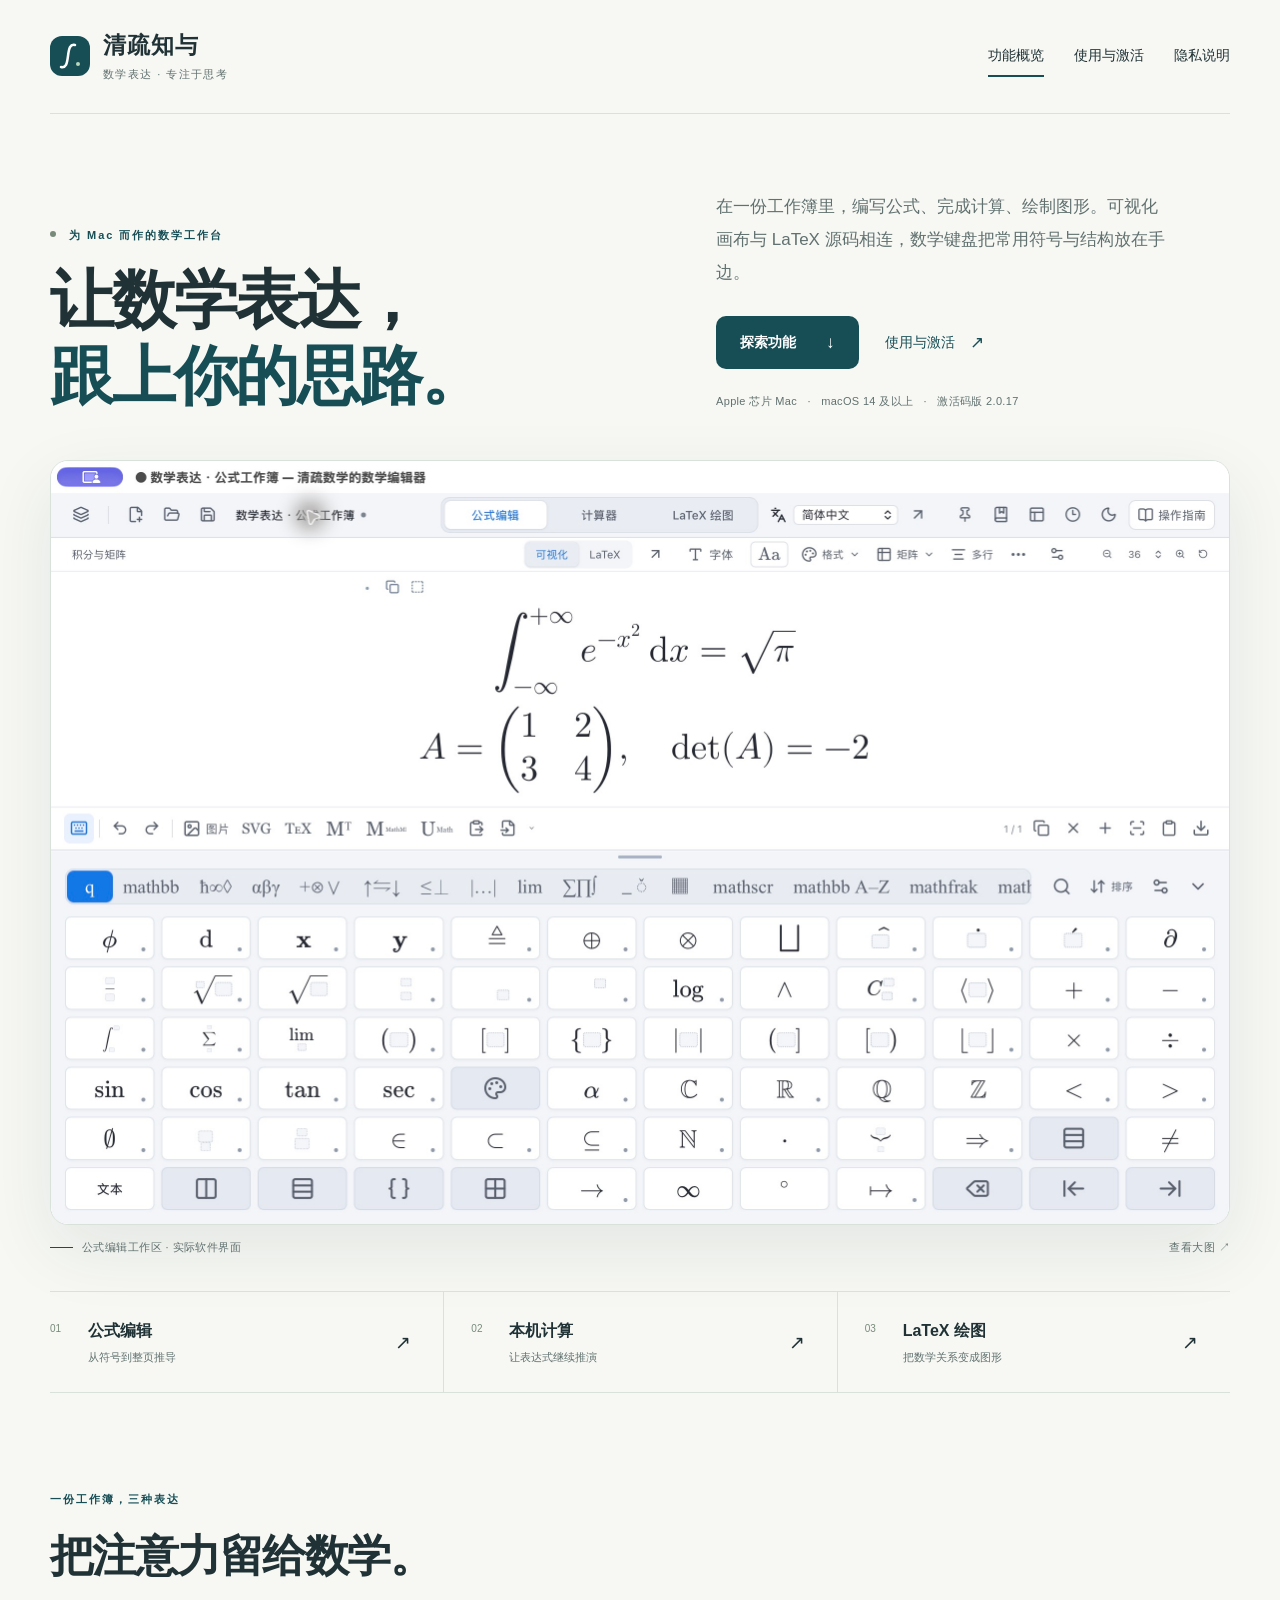
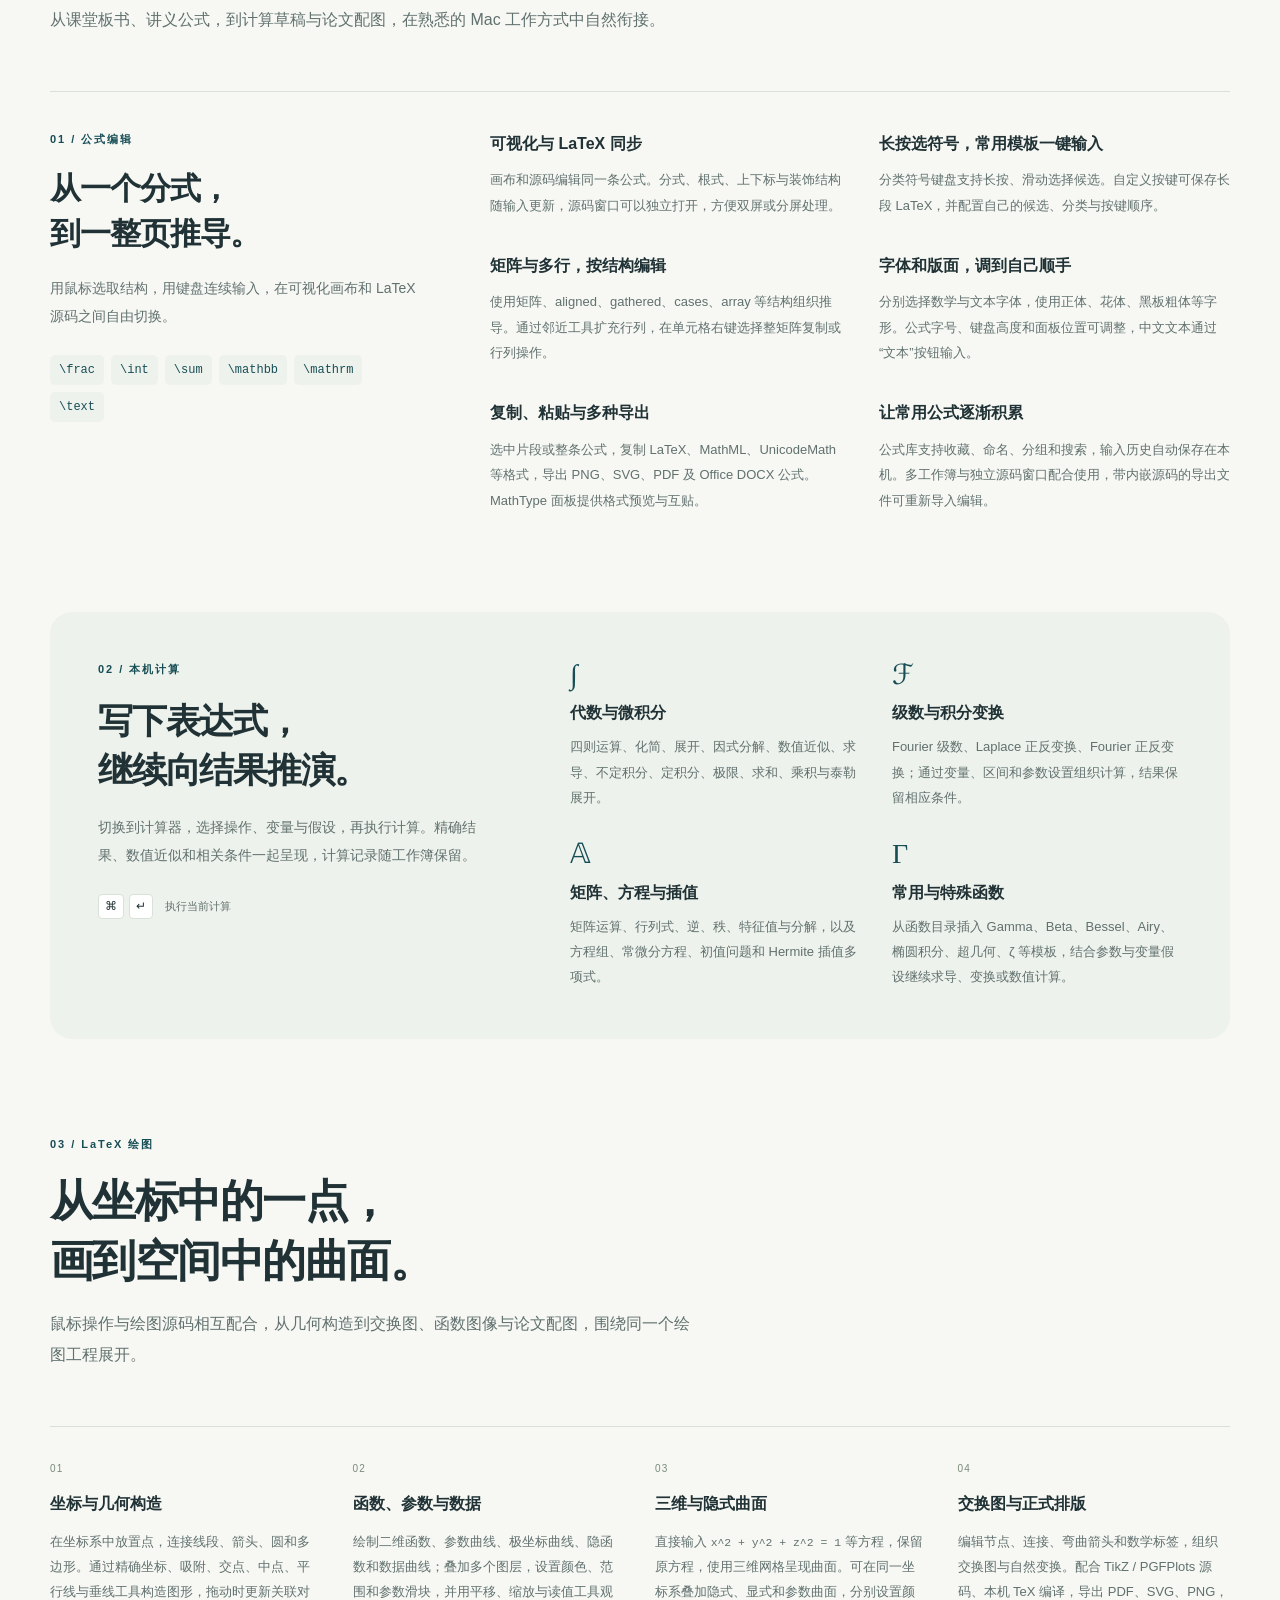
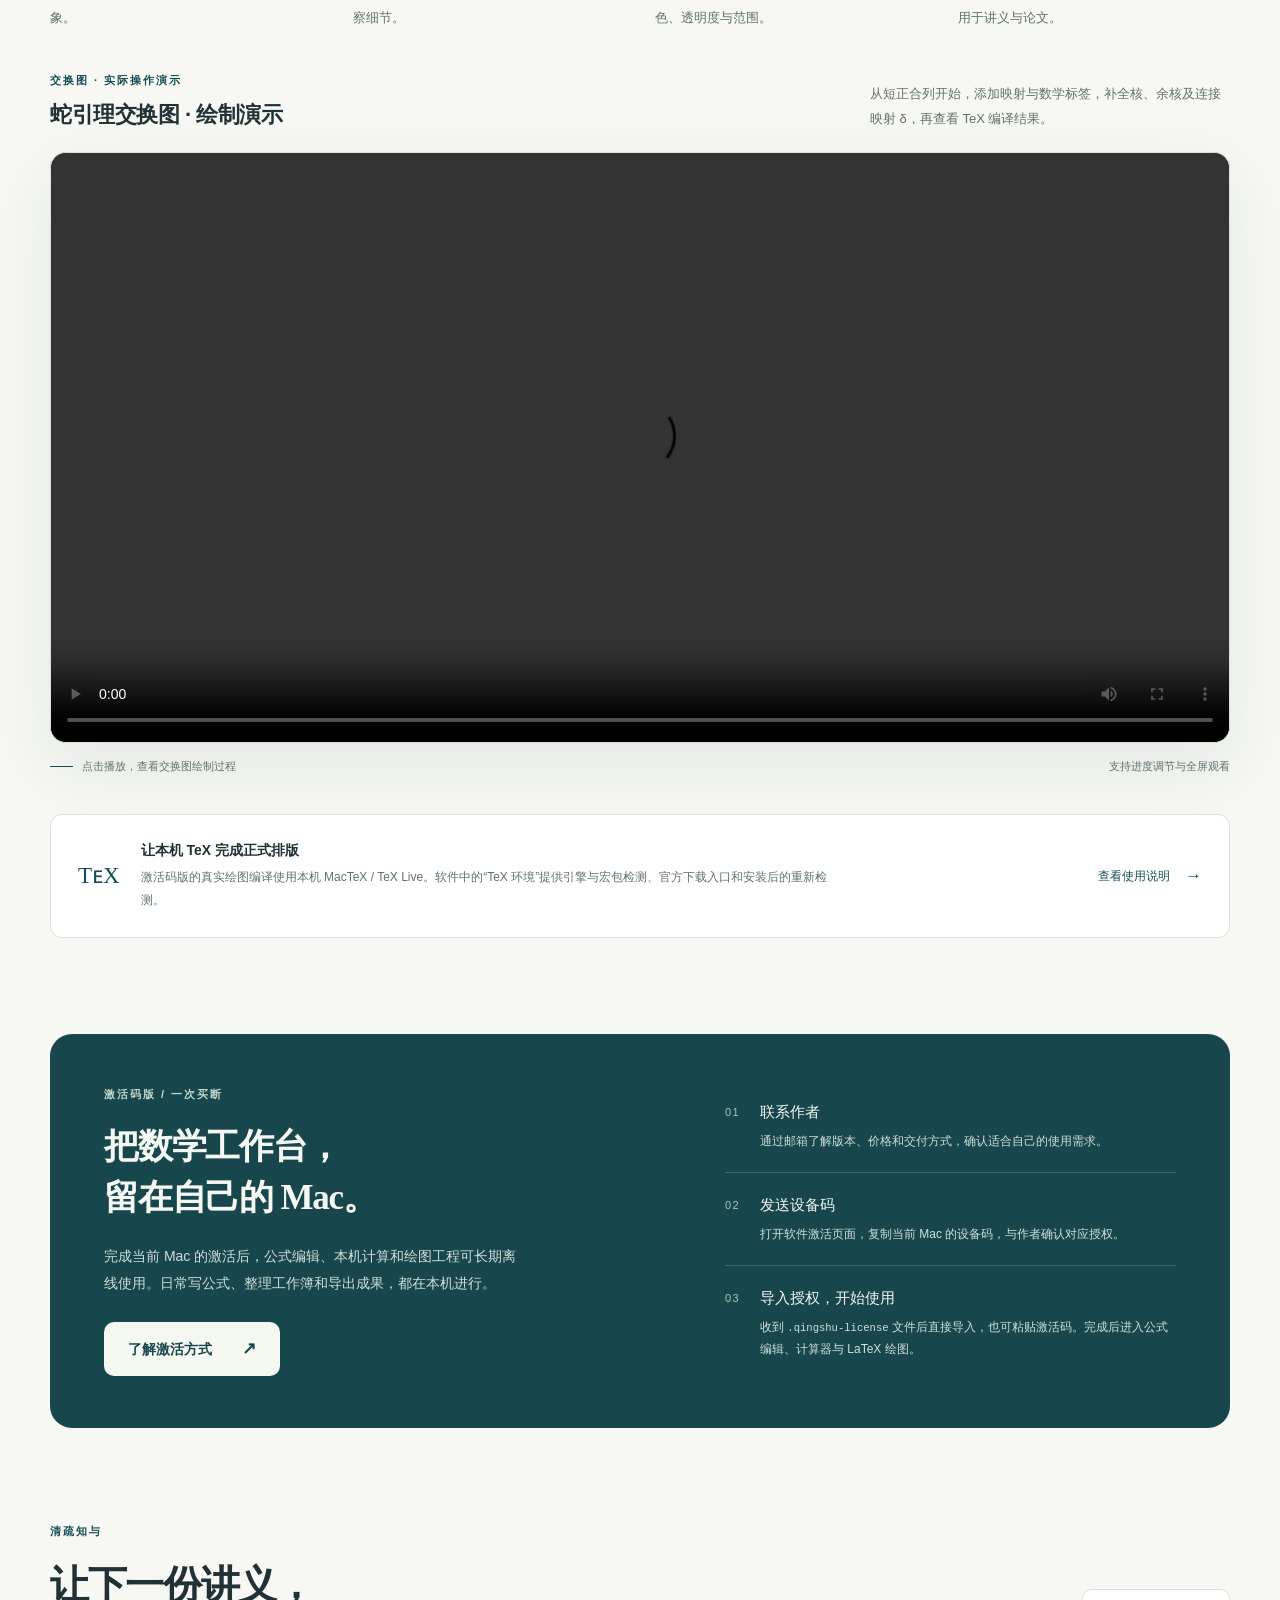
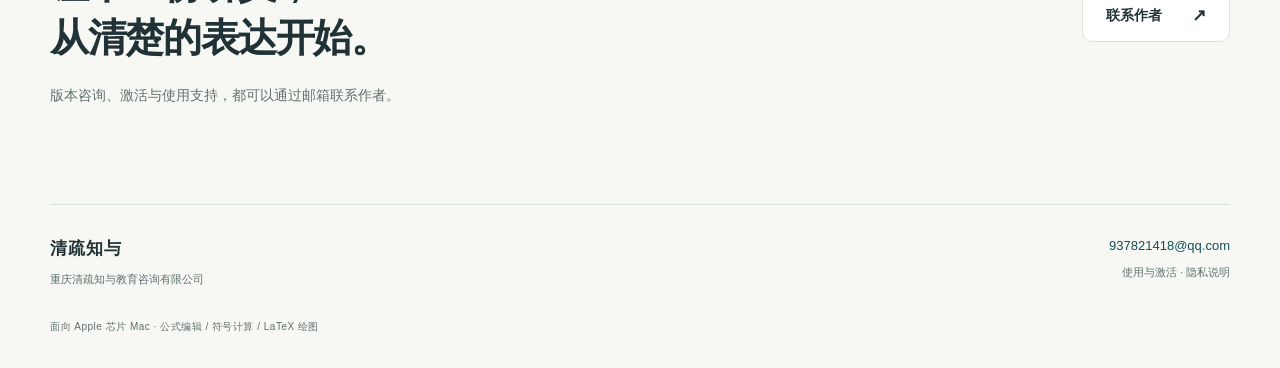
<file: index.html>
<!doctype html>
<html lang="zh-Hans">
<head>
<meta charset="utf-8">
<meta name="viewport" content="width=device-width,initial-scale=1">
<meta name="description" content="清疏知与，为 Apple 芯片 Mac 打造的数学工作台。可视化公式与 LaTeX 同步编辑，配合本机符号计算、二维三维绘图、长按符号键盘和一次买断激活。">
<meta name="color-scheme" content="light dark">
<meta http-equiv="Content-Security-Policy" content="default-src 'none'; style-src 'self'; img-src 'self'; media-src 'self'; base-uri 'none'; form-action 'none'">
<title>清疏知与 · Mac 数学编辑器与数学工作簿</title>
<link rel="icon" type="image/svg+xml" href="assets/mark.svg">
<link rel="stylesheet" href="assets/site.css">
</head>
<body>
<a class="skip-link" href="#main">跳至正文</a>
<div class="site-shell">
<header class="site-header">
<a class="brand" href="index.html" aria-label="清疏知与，首页"><img src="assets/mark.svg" width="40" height="40" alt=""><span>清疏知与<small>数学表达 · 专注于思考</small></span></a>
<nav aria-label="主导航"><a href="#features" aria-current="page">功能概览</a><a href="support.html">使用与激活</a><a href="privacy.html">隐私说明</a></nav>
</header>
<main id="main">
<section class="hero" aria-labelledby="hero-title">
<div class="hero-intro">
<div><p class="eyebrow"><span class="status-dot" aria-hidden="true"></span> 为 Mac 而作的数学工作台</p><h1 id="hero-title">让数学表达，<br><span>跟上你的思路。</span></h1></div>
<div class="hero-side"><p class="hero-description">在一份工作簿里，编写公式、完成计算、绘制图形。可视化画布与 LaTeX 源码相连，数学键盘把常用符号与结构放在手边。</p><div class="button-row"><a class="button primary" href="#features">探索功能 <span aria-hidden="true">↓</span></a><a class="text-link" href="support.html#activation">使用与激活 <span aria-hidden="true">↗</span></a></div><p class="platform-note">Apple 芯片 Mac <span aria-hidden="true">·</span> macOS 14 及以上 <span aria-hidden="true">·</span> 激活码版 2.0.17</p></div>
</div>
<figure class="product-shot">
<a class="screen-link" href="assets/editor-interface.jpg" aria-label="查看完整软件界面图"><img src="assets/editor-interface.jpg" width="2360" height="1528" alt="数学编辑器的实际运行界面，展示高斯积分、矩阵、可视化公式画布和分类符号键盘" fetchpriority="high"></a>
<figcaption><span><span class="tiny-rule" aria-hidden="true"></span> 公式编辑工作区 · 实际软件界面</span><a href="assets/editor-interface.jpg">查看大图 <span aria-hidden="true">↗</span></a></figcaption>
</figure>
<div class="capability-strip" aria-label="三个工作区">
<a href="#editor"><span>01</span><strong>公式编辑</strong><small>从符号到整页推导</small><b aria-hidden="true">↗</b></a>
<a href="#calculator"><span>02</span><strong>本机计算</strong><small>让表达式继续推演</small><b aria-hidden="true">↗</b></a>
<a href="#drawing"><span>03</span><strong>LaTeX 绘图</strong><small>把数学关系变成图形</small><b aria-hidden="true">↗</b></a>
</div>
</section>

<section class="feature-section" id="features" aria-labelledby="features-title">
<div class="section-heading"><p class="eyebrow">一份工作簿，三种表达</p><h2 id="features-title">把注意力留给数学。</h2><p>从课堂板书、讲义公式，到计算草稿与论文配图，在熟悉的 Mac 工作方式中自然衔接。</p></div>
<div class="feature-block" id="editor">
<div class="feature-intro"><p class="eyebrow">01 / 公式编辑</p><h3>从一个分式，<br>到一整页推导。</h3><p>用鼠标选取结构，用键盘连续输入，在可视化画布和 LaTeX 源码之间自由切换。</p><div class="command-strip" aria-label="常用公式结构"><code>\frac</code><code>\int</code><code>\sum</code><code>\mathbb</code><code>\mathrm</code><code>\text</code></div></div>
<dl class="feature-list">
<div><dt>可视化与 LaTeX 同步</dt><dd>画布和源码编辑同一条公式。分式、根式、上下标与装饰结构随输入更新，源码窗口可以独立打开，方便双屏或分屏处理。</dd></div>
<div><dt>长按选符号，常用模板一键输入</dt><dd>分类符号键盘支持长按、滑动选择候选。自定义按键可保存长段 LaTeX，并配置自己的候选、分类与按键顺序。</dd></div>
<div><dt>矩阵与多行，按结构编辑</dt><dd>使用矩阵、aligned、gathered、cases、array 等结构组织推导。通过邻近工具扩充行列，在单元格右键选择整矩阵复制或行列操作。</dd></div>
<div><dt>字体和版面，调到自己顺手</dt><dd>分别选择数学与文本字体，使用正体、花体、黑板粗体等字形。公式字号、键盘高度和面板位置可调整，中文文本通过“文本”按钮输入。</dd></div>
<div><dt>复制、粘贴与多种导出</dt><dd>选中片段或整条公式，复制 LaTeX、MathML、UnicodeMath 等格式，导出 PNG、SVG、PDF 及 Office DOCX 公式。MathType 面板提供格式预览与互贴。</dd></div>
<div><dt>让常用公式逐渐积累</dt><dd>公式库支持收藏、命名、分组和搜索，输入历史自动保存在本机。多工作簿与独立源码窗口配合使用，带内嵌源码的导出文件可重新导入编辑。</dd></div>
</dl>
</div>
</section>

<section class="calculation-section" id="calculator" aria-labelledby="calculator-title">
<div class="calculation-intro"><p class="eyebrow">02 / 本机计算</p><h2 id="calculator-title">写下表达式，<br>继续向结果推演。</h2><p>切换到计算器，选择操作、变量与假设，再执行计算。精确结果、数值近似和相关条件一起呈现，计算记录随工作簿保留。</p><div class="keyboard-hint"><kbd>⌘</kbd><kbd>↵</kbd><span>执行当前计算</span></div></div>
<div class="calculation-groups">
<article><span class="group-symbol" aria-hidden="true">∫</span><h3>代数与微积分</h3><p>四则运算、化简、展开、因式分解、数值近似、求导、不定积分、定积分、极限、求和、乘积与泰勒展开。</p></article>
<article><span class="group-symbol" aria-hidden="true">ℱ</span><h3>级数与积分变换</h3><p>Fourier 级数、Laplace 正反变换、Fourier 正反变换；通过变量、区间和参数设置组织计算，结果保留相应条件。</p></article>
<article><span class="group-symbol" aria-hidden="true">𝔸</span><h3>矩阵、方程与插值</h3><p>矩阵运算、行列式、逆、秩、特征值与分解，以及方程组、常微分方程、初值问题和 Hermite 插值多项式。</p></article>
<article><span class="group-symbol" aria-hidden="true">Γ</span><h3>常用与特殊函数</h3><p>从函数目录插入 Gamma、Beta、Bessel、Airy、椭圆积分、超几何、ζ 等模板，结合参数与变量假设继续求导、变换或数值计算。</p></article>
</div>
</section>

<section class="feature-section drawing-section" id="drawing" aria-labelledby="drawing-title">
<div class="section-heading"><p class="eyebrow">03 / LaTeX 绘图</p><h2 id="drawing-title">从坐标中的一点，<br>画到空间中的曲面。</h2><p>鼠标操作与绘图源码相互配合，从几何构造到交换图、函数图像与论文配图，围绕同一个绘图工程展开。</p></div>
<div class="drawing-grid">
<article><span class="detail-number">01</span><h3>坐标与几何构造</h3><p>在坐标系中放置点，连接线段、箭头、圆和多边形。通过精确坐标、吸附、交点、中点、平行线与垂线工具构造图形，拖动时更新关联对象。</p></article>
<article><span class="detail-number">02</span><h3>函数、参数与数据</h3><p>绘制二维函数、参数曲线、极坐标曲线、隐函数和数据曲线；叠加多个图层，设置颜色、范围和参数滑块，并用平移、缩放与读值工具观察细节。</p></article>
<article><span class="detail-number">03</span><h3>三维与隐式曲面</h3><p>直接输入 <code>x^2 + y^2 + z^2 = 1</code> 等方程，保留原方程，使用三维网格呈现曲面。可在同一坐标系叠加隐式、显式和参数曲面，分别设置颜色、透明度与范围。</p></article>
<article><span class="detail-number">04</span><h3>交换图与正式排版</h3><p>编辑节点、连接、弯曲箭头和数学标签，组织交换图与自然变换。配合 TikZ / PGFPlots 源码、本机 TeX 编译，导出 PDF、SVG、PNG，用于讲义与论文。</p></article>
</div>
<figure class="drawing-demo" id="snake-lemma-demo" aria-labelledby="snake-demo-title">
<div class="demo-heading"><div><p class="eyebrow">交换图 · 实际操作演示</p><h3 id="snake-demo-title">蛇引理交换图 · 绘制演示</h3></div><p>从短正合列开始，添加映射与数学标签，补全核、余核及连接映射 δ，再查看 TeX 编译结果。</p></div>
<video controls playsinline preload="metadata" width="1600" height="1036" aria-label="蛇引理交换图绘制演示" aria-describedby="snake-demo-caption"><source src="assets/snake-lemma-demo.mp4" type="video/mp4"><track kind="captions" src="assets/snake-lemma-demo.zh-CN.vtt" srclang="zh-CN" label="简体中文" default>查看<a href="assets/snake-lemma-demo.mp4">蛇引理交换图演示视频</a>。</video>
<figcaption id="snake-demo-caption"><span><span class="tiny-rule" aria-hidden="true"></span> 点击播放，查看交换图绘制过程</span><span>支持进度调节与全屏观看</span></figcaption>
</figure>
<div class="environment-note"><span class="note-mark" aria-hidden="true">TᴇX</span><div><h3>让本机 TeX 完成正式排版</h3><p>激活码版的真实绘图编译使用本机 MacTeX / TeX Live。软件中的“TeX 环境”提供引擎与宏包检测、官方下载入口和安装后的重新检测。</p></div><a class="text-link" href="support.html#tex">查看使用说明 <span aria-hidden="true">→</span></a></div>
</section>

<section class="activation-band" aria-labelledby="activation-title">
<div class="activation-intro"><p class="eyebrow">激活码版 / 一次买断</p><h2 id="activation-title">把数学工作台，<br>留在自己的 Mac。</h2><p>完成当前 Mac 的激活后，公式编辑、本机计算和绘图工程可长期离线使用。日常写公式、整理工作簿和导出成果，都在本机进行。</p><a class="button light" href="support.html#activation">了解激活方式 <span aria-hidden="true">↗</span></a></div>
<ol class="activation-steps">
<li><span>01</span><div><h3>联系作者</h3><p>通过邮箱了解版本、价格和交付方式，确认适合自己的使用需求。</p></div></li>
<li><span>02</span><div><h3>发送设备码</h3><p>打开软件激活页面，复制当前 Mac 的设备码，与作者确认对应授权。</p></div></li>
<li><span>03</span><div><h3>导入授权，开始使用</h3><p>收到 <code>.qingshu-license</code> 文件后直接导入，也可粘贴激活码。完成后进入公式编辑、计算器与 LaTeX 绘图。</p></div></li>
</ol>
</section>

<section class="bottom-callout"><div><p class="eyebrow">清疏知与</p><h2>让下一份讲义，<br>从清楚的表达开始。</h2><p>版本咨询、激活与使用支持，都可以通过邮箱联系作者。</p></div><a class="button secondary" href="mailto:937821418@qq.com">联系作者 <span aria-hidden="true">↗</span></a></section>
</main>
<footer class="site-footer"><div><strong>清疏知与</strong><p>重庆清疏知与教育咨询有限公司</p></div><div><a href="mailto:937821418@qq.com">937821418@qq.com</a><p><a href="support.html">使用与激活</a><span aria-hidden="true"> · </span><a href="privacy.html">隐私说明</a></p></div><p class="footer-note">面向 Apple 芯片 Mac · 公式编辑 / 符号计算 / LaTeX 绘图</p></footer>
</div>
</body>
</html>
</file>
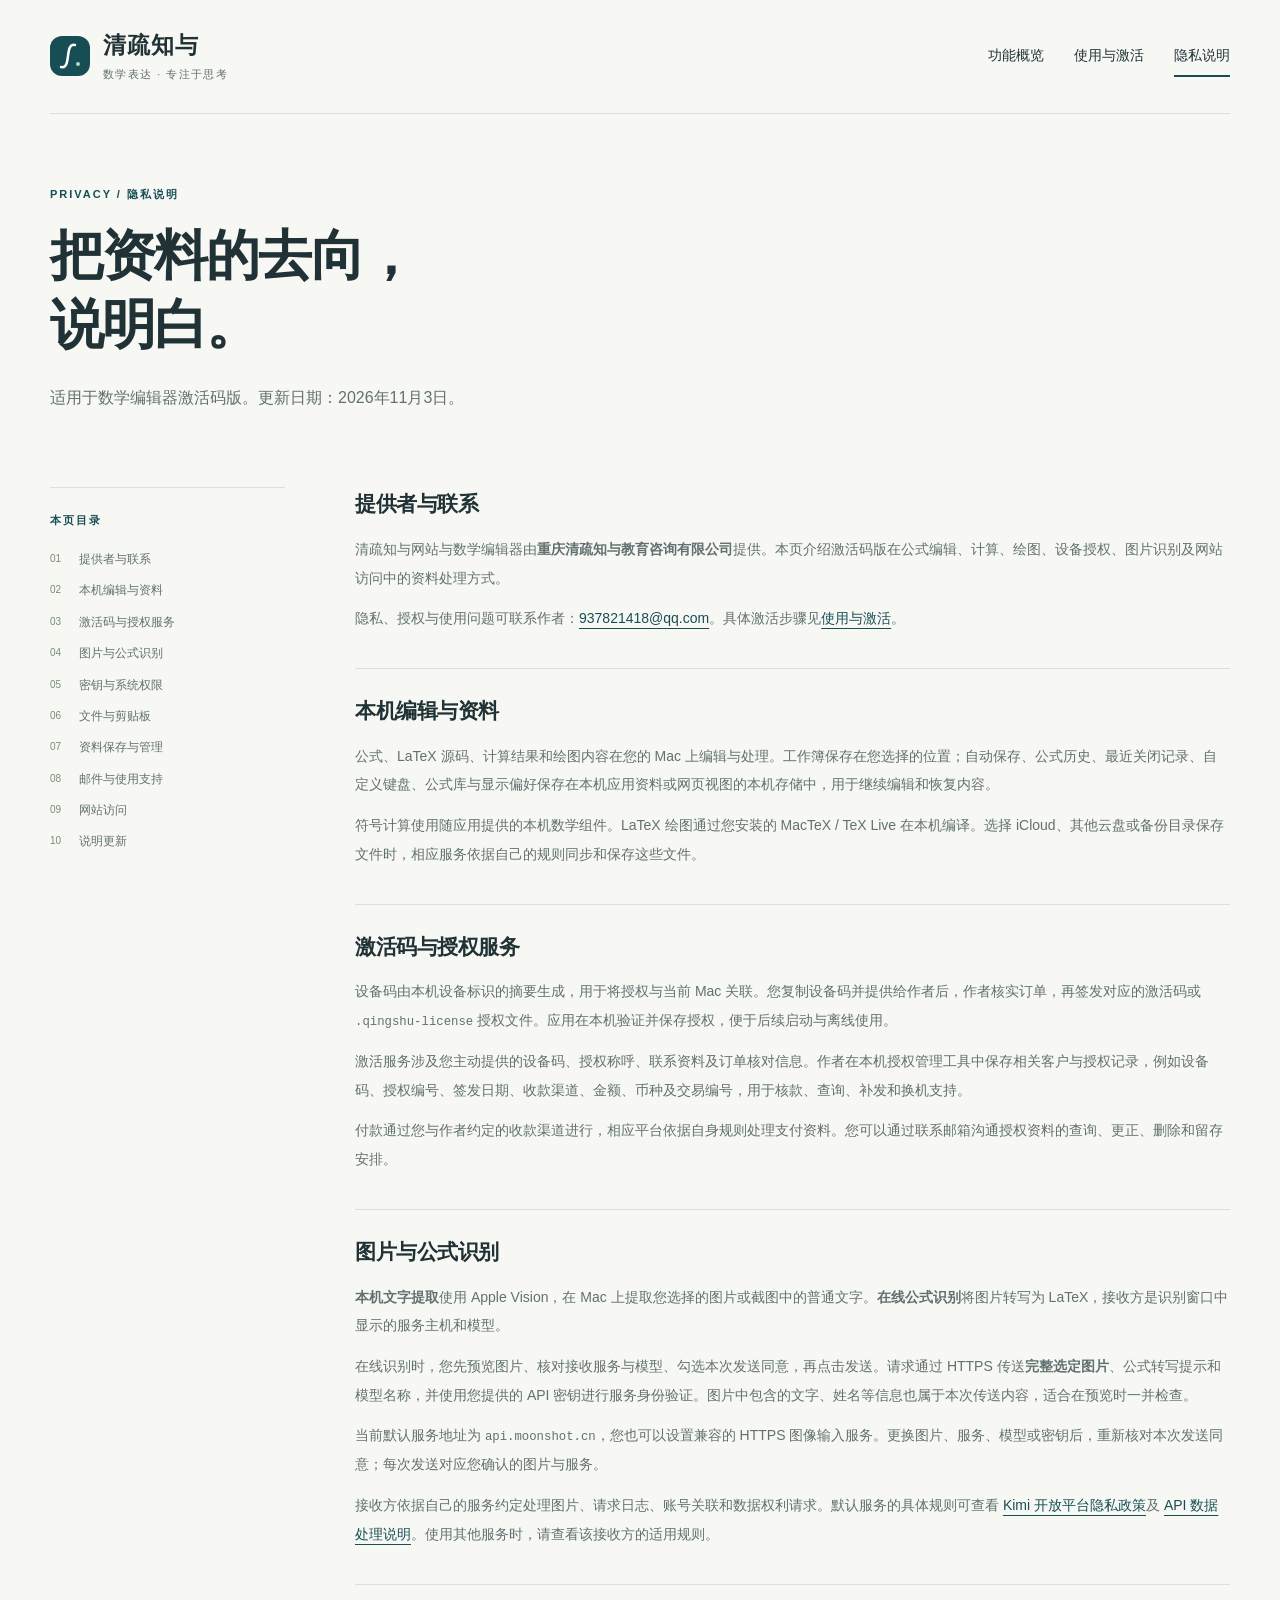
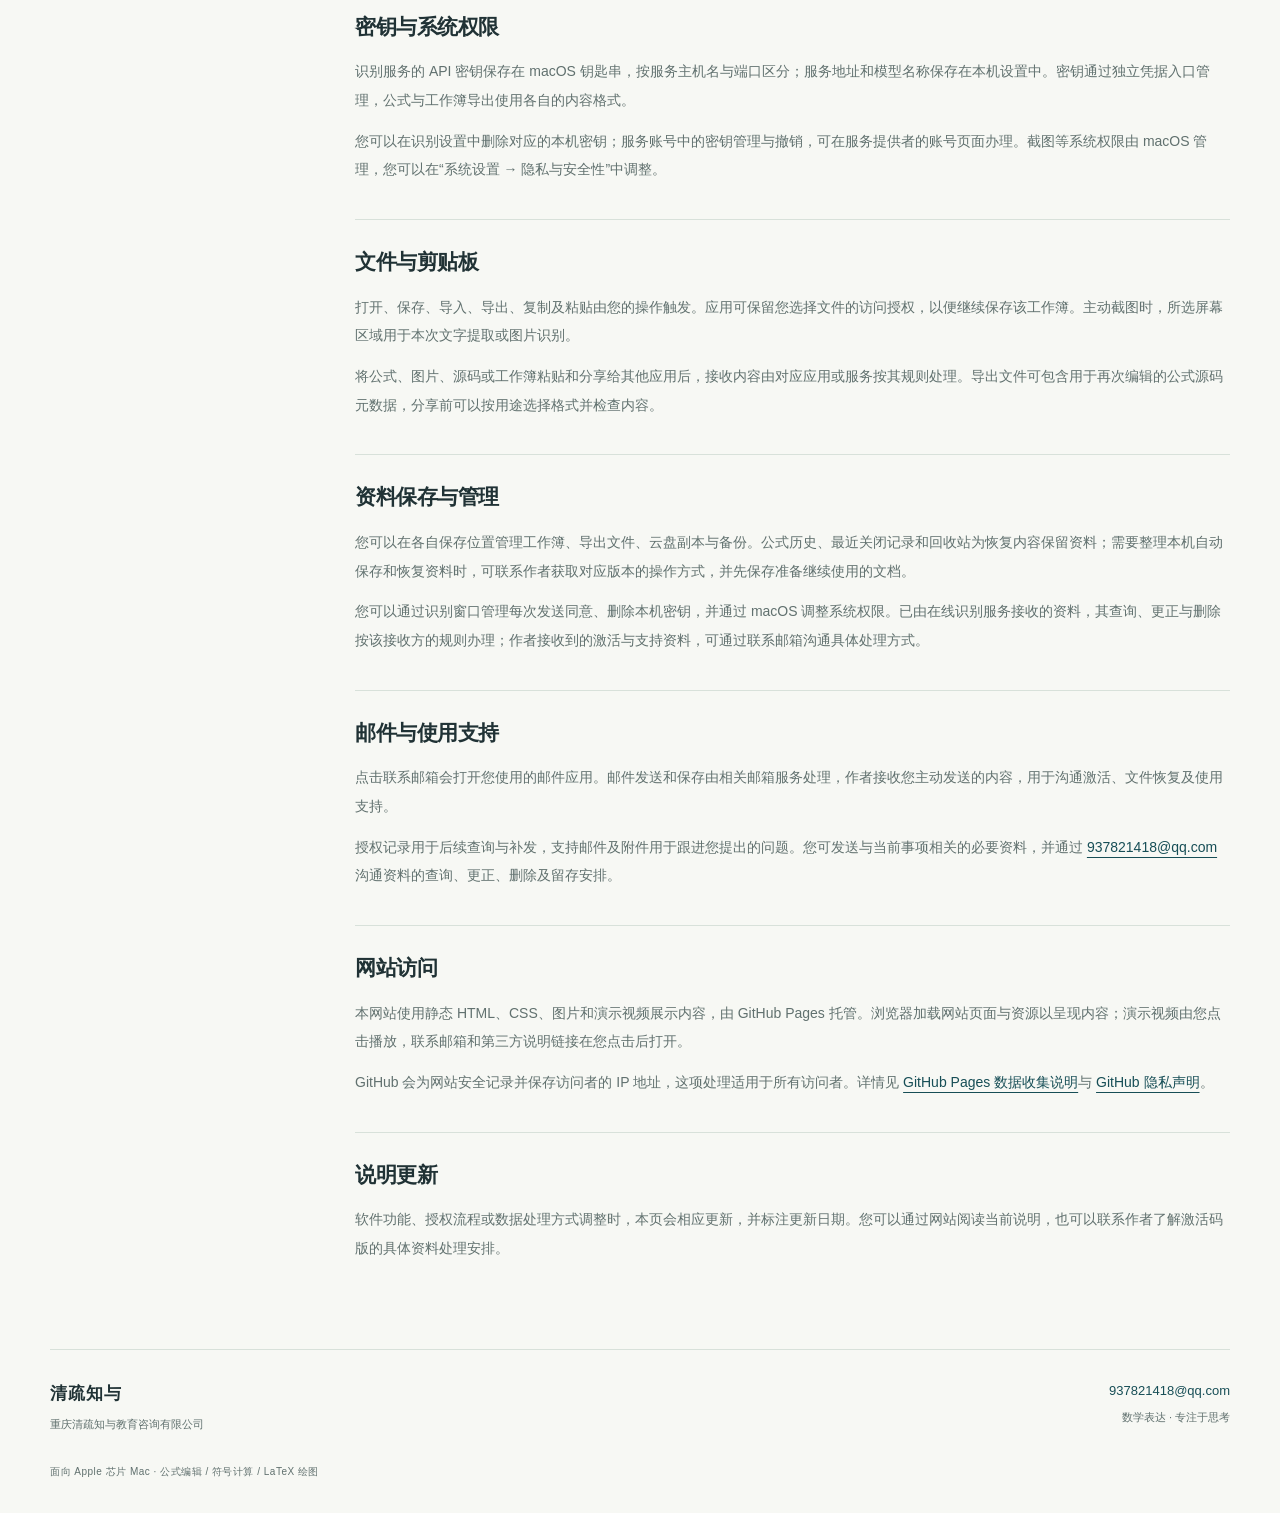
<file: privacy.html>
<!doctype html>
<html lang="zh-Hans">
<head>
  <meta charset="utf-8">
  <meta name="viewport" content="width=device-width,initial-scale=1">
  <meta name="description" content="清疏知与数学编辑器激活码版的隐私说明，介绍本机工作簿、设备授权、可选图片识别、资料管理和网站访问。">
  <meta name="color-scheme" content="light dark">
  <meta http-equiv="Content-Security-Policy" content="default-src 'none'; style-src 'self'; img-src 'self'; base-uri 'none'; form-action 'none'">
  <title>隐私说明 · 清疏知与</title>
  <link rel="icon" type="image/svg+xml" href="assets/mark.svg">
  <link rel="stylesheet" href="assets/site.css">
</head>
<body>
<a class="skip-link" href="#main">跳至正文</a>
<div class="site-shell">
  <header class="site-header">
    <a class="brand" href="index.html" aria-label="清疏知与，首页"><img src="assets/mark.svg" width="34" height="34" alt=""><span>清疏知与<small>数学表达 · 专注于思考</small></span></a>
    <nav aria-label="主导航"><a href="index.html#features">功能概览</a><a href="support.html">使用与激活</a><a href="privacy.html" aria-current="page">隐私说明</a></nav>
  </header>
  <main id="main">
    <section class="page-heading policy-heading">
      <p class="eyebrow">PRIVACY / 隐私说明</p>
      <h1>把资料的去向，<br>说明白。</h1>
      <p class="page-lead">适用于数学编辑器激活码版。更新日期：2026年11月3日。</p>
    </section>
    <div class="policy-layout">
      <aside class="policy-toc">
        <p class="eyebrow">本页目录</p>
        <nav aria-label="隐私说明目录">
          <a href="#provider"><span>01</span>提供者与联系</a>
          <a href="#local-data"><span>02</span>本机编辑与资料</a>
          <a href="#activation"><span>03</span>激活码与授权服务</a>
          <a href="#recognition"><span>04</span>图片与公式识别</a>
          <a href="#credentials"><span>05</span>密钥与系统权限</a>
          <a href="#files"><span>06</span>文件与剪贴板</a>
          <a href="#data-management"><span>07</span>资料保存与管理</a>
          <a href="#support"><span>08</span>邮件与使用支持</a>
          <a href="#website"><span>09</span>网站访问</a>
          <a href="#updates"><span>10</span>说明更新</a>
        </nav>
      </aside>
      <article class="policy-content">
        <h2 id="provider">提供者与联系</h2>
        <p>清疏知与网站与数学编辑器由<strong>重庆清疏知与教育咨询有限公司</strong>提供。本页介绍激活码版在公式编辑、计算、绘图、设备授权、图片识别及网站访问中的资料处理方式。</p>
        <p>隐私、授权与使用问题可联系作者：<a href="mailto:937821418@qq.com">937821418@qq.com</a>。具体激活步骤见<a href="support.html#activation">使用与激活</a>。</p>

        <h2 id="local-data">本机编辑与资料</h2>
        <p>公式、LaTeX 源码、计算结果和绘图内容在您的 Mac 上编辑与处理。工作簿保存在您选择的位置；自动保存、公式历史、最近关闭记录、自定义键盘、公式库与显示偏好保存在本机应用资料或网页视图的本机存储中，用于继续编辑和恢复内容。</p>
        <p>符号计算使用随应用提供的本机数学组件。LaTeX 绘图通过您安装的 MacTeX / TeX Live 在本机编译。选择 iCloud、其他云盘或备份目录保存文件时，相应服务依据自己的规则同步和保存这些文件。</p>

        <h2 id="activation">激活码与授权服务</h2>
        <p>设备码由本机设备标识的摘要生成，用于将授权与当前 Mac 关联。您复制设备码并提供给作者后，作者核实订单，再签发对应的激活码或 <code>.qingshu-license</code> 授权文件。应用在本机验证并保存授权，便于后续启动与离线使用。</p>
        <p>激活服务涉及您主动提供的设备码、授权称呼、联系资料及订单核对信息。作者在本机授权管理工具中保存相关客户与授权记录，例如设备码、授权编号、签发日期、收款渠道、金额、币种及交易编号，用于核款、查询、补发和换机支持。</p>
        <p>付款通过您与作者约定的收款渠道进行，相应平台依据自身规则处理支付资料。您可以通过联系邮箱沟通授权资料的查询、更正、删除和留存安排。</p>

        <h2 id="recognition">图片与公式识别</h2>
        <p><strong>本机文字提取</strong>使用 Apple Vision，在 Mac 上提取您选择的图片或截图中的普通文字。<strong>在线公式识别</strong>将图片转写为 LaTeX，接收方是识别窗口中显示的服务主机和模型。</p>
        <p>在线识别时，您先预览图片、核对接收服务与模型、勾选本次发送同意，再点击发送。请求通过 HTTPS 传送<strong>完整选定图片</strong>、公式转写提示和模型名称，并使用您提供的 API 密钥进行服务身份验证。图片中包含的文字、姓名等信息也属于本次传送内容，适合在预览时一并检查。</p>
        <p>当前默认服务地址为 <code>api.moonshot.cn</code>，您也可以设置兼容的 HTTPS 图像输入服务。更换图片、服务、模型或密钥后，重新核对本次发送同意；每次发送对应您确认的图片与服务。</p>
        <p>接收方依据自己的服务约定处理图片、请求日志、账号关联和数据权利请求。默认服务的具体规则可查看 <a href="https://platform.kimi.com/docs/agreement/userprivacy" rel="external">Kimi 开放平台隐私政策</a>及 <a href="https://www.kimi.com/en/help/kimi-api/api-data-security" rel="external">API 数据处理说明</a>。使用其他服务时，请查看该接收方的适用规则。</p>

        <h2 id="credentials">密钥与系统权限</h2>
        <p>识别服务的 API 密钥保存在 macOS 钥匙串，按服务主机名与端口区分；服务地址和模型名称保存在本机设置中。密钥通过独立凭据入口管理，公式与工作簿导出使用各自的内容格式。</p>
        <p>您可以在识别设置中删除对应的本机密钥；服务账号中的密钥管理与撤销，可在服务提供者的账号页面办理。截图等系统权限由 macOS 管理，您可以在“系统设置 → 隐私与安全性”中调整。</p>

        <h2 id="files">文件与剪贴板</h2>
        <p>打开、保存、导入、导出、复制及粘贴由您的操作触发。应用可保留您选择文件的访问授权，以便继续保存该工作簿。主动截图时，所选屏幕区域用于本次文字提取或图片识别。</p>
        <p>将公式、图片、源码或工作簿粘贴和分享给其他应用后，接收内容由对应应用或服务按其规则处理。导出文件可包含用于再次编辑的公式源码元数据，分享前可以按用途选择格式并检查内容。</p>

        <h2 id="data-management">资料保存与管理</h2>
        <p>您可以在各自保存位置管理工作簿、导出文件、云盘副本与备份。公式历史、最近关闭记录和回收站为恢复内容保留资料；需要整理本机自动保存和恢复资料时，可联系作者获取对应版本的操作方式，并先保存准备继续使用的文档。</p>
        <p>您可以通过识别窗口管理每次发送同意、删除本机密钥，并通过 macOS 调整系统权限。已由在线识别服务接收的资料，其查询、更正与删除按该接收方的规则办理；作者接收到的激活与支持资料，可通过联系邮箱沟通具体处理方式。</p>

        <h2 id="support">邮件与使用支持</h2>
        <p>点击联系邮箱会打开您使用的邮件应用。邮件发送和保存由相关邮箱服务处理，作者接收您主动发送的内容，用于沟通激活、文件恢复及使用支持。</p>
        <p>授权记录用于后续查询与补发，支持邮件及附件用于跟进您提出的问题。您可发送与当前事项相关的必要资料，并通过 <a href="mailto:937821418@qq.com">937821418@qq.com</a>沟通资料的查询、更正、删除及留存安排。</p>

        <h2 id="website">网站访问</h2>
        <p>本网站使用静态 HTML、CSS、图片和演示视频展示内容，由 GitHub Pages 托管。浏览器加载网站页面与资源以呈现内容；演示视频由您点击播放，联系邮箱和第三方说明链接在您点击后打开。</p>
        <p>GitHub 会为网站安全记录并保存访问者的 IP 地址，这项处理适用于所有访问者。详情见 <a href="https://docs.github.com/en/pages/getting-started-with-github-pages/what-is-github-pages#data-collection" rel="external">GitHub Pages 数据收集说明</a>与 <a href="https://docs.github.com/en/site-policy/privacy-policies/github-general-privacy-statement" rel="external">GitHub 隐私声明</a>。</p>

        <h2 id="updates">说明更新</h2>
        <p>软件功能、授权流程或数据处理方式调整时，本页会相应更新，并标注更新日期。您可以通过网站阅读当前说明，也可以联系作者了解激活码版的具体资料处理安排。</p>
      </article>
    </div>
  </main>
  <footer class="site-footer">
    <div><strong>清疏知与</strong><p>重庆清疏知与教育咨询有限公司</p></div>
    <div><a href="mailto:937821418@qq.com">937821418@qq.com</a><p>数学表达 · 专注于思考</p></div>
    <p class="footer-note">面向 Apple 芯片 Mac · 公式编辑 / 符号计算 / LaTeX 绘图</p>
  </footer>
</div>
</body>
</html>
</file>
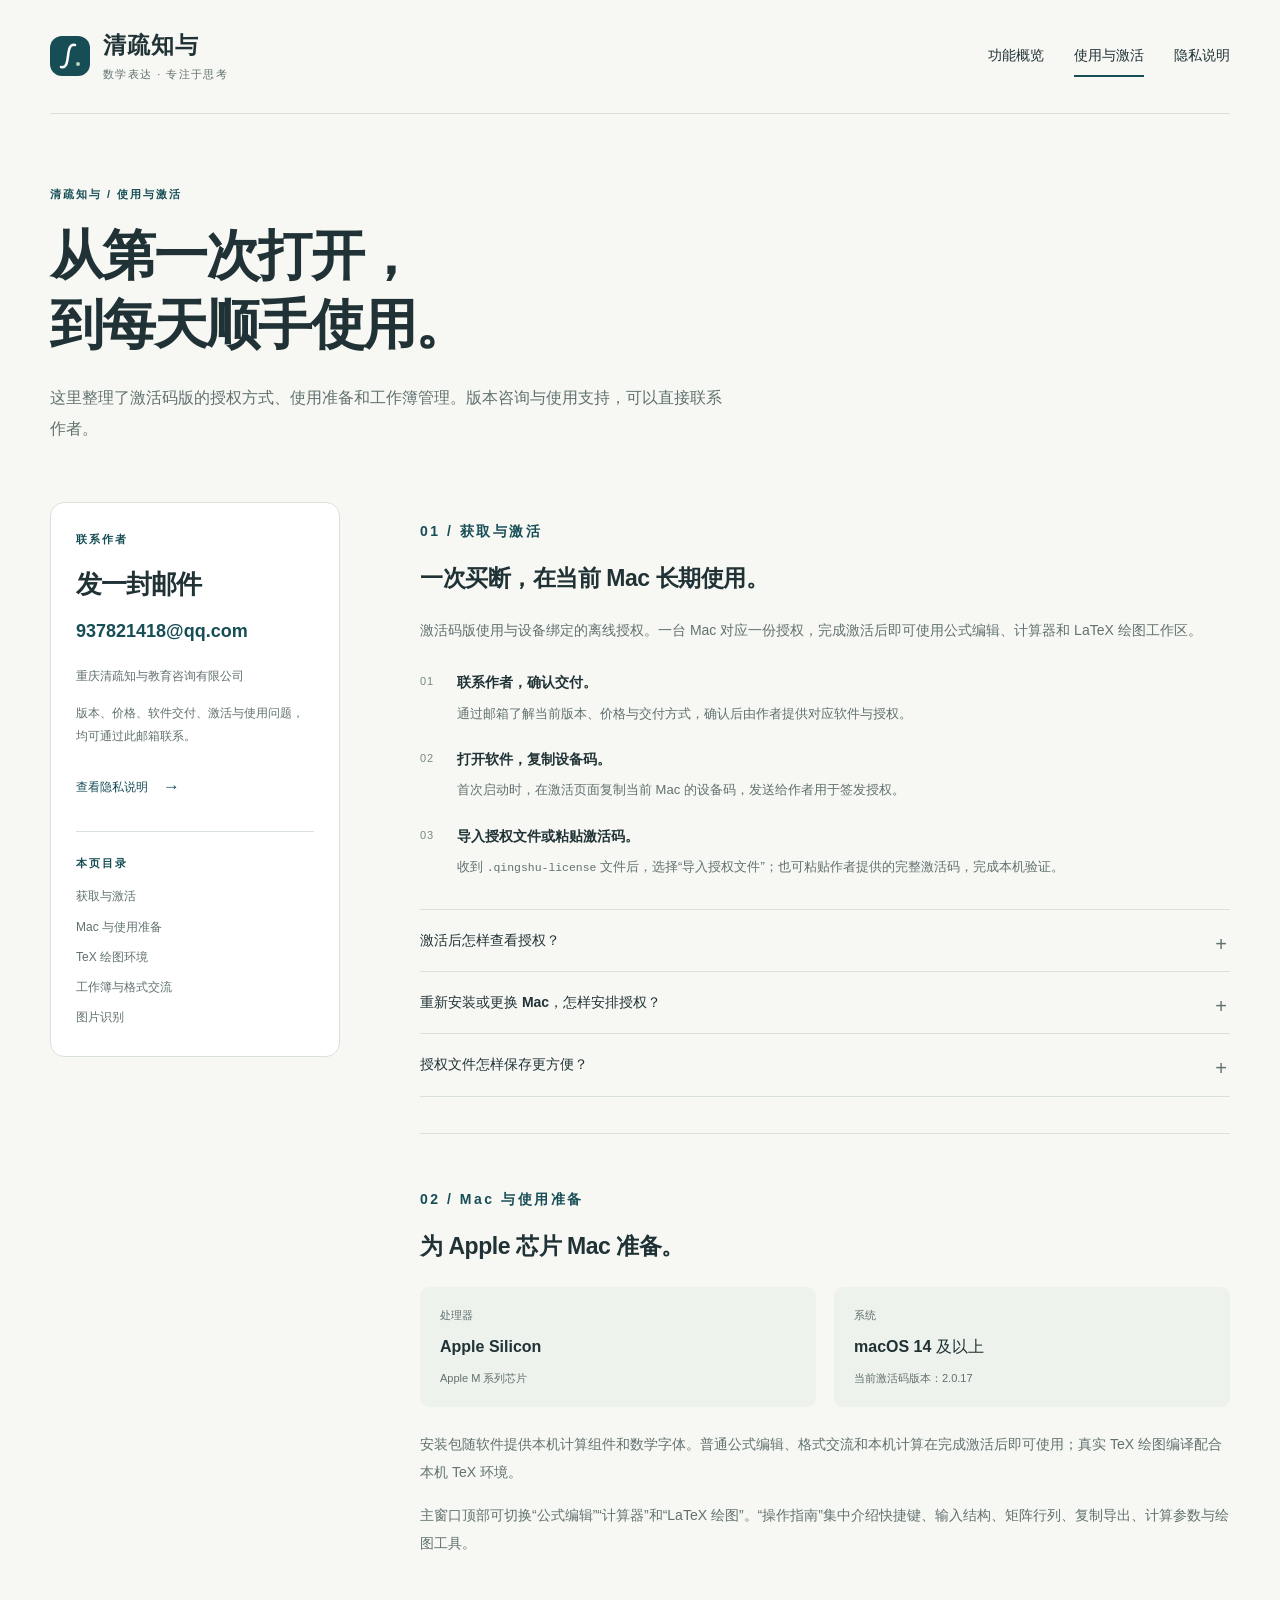
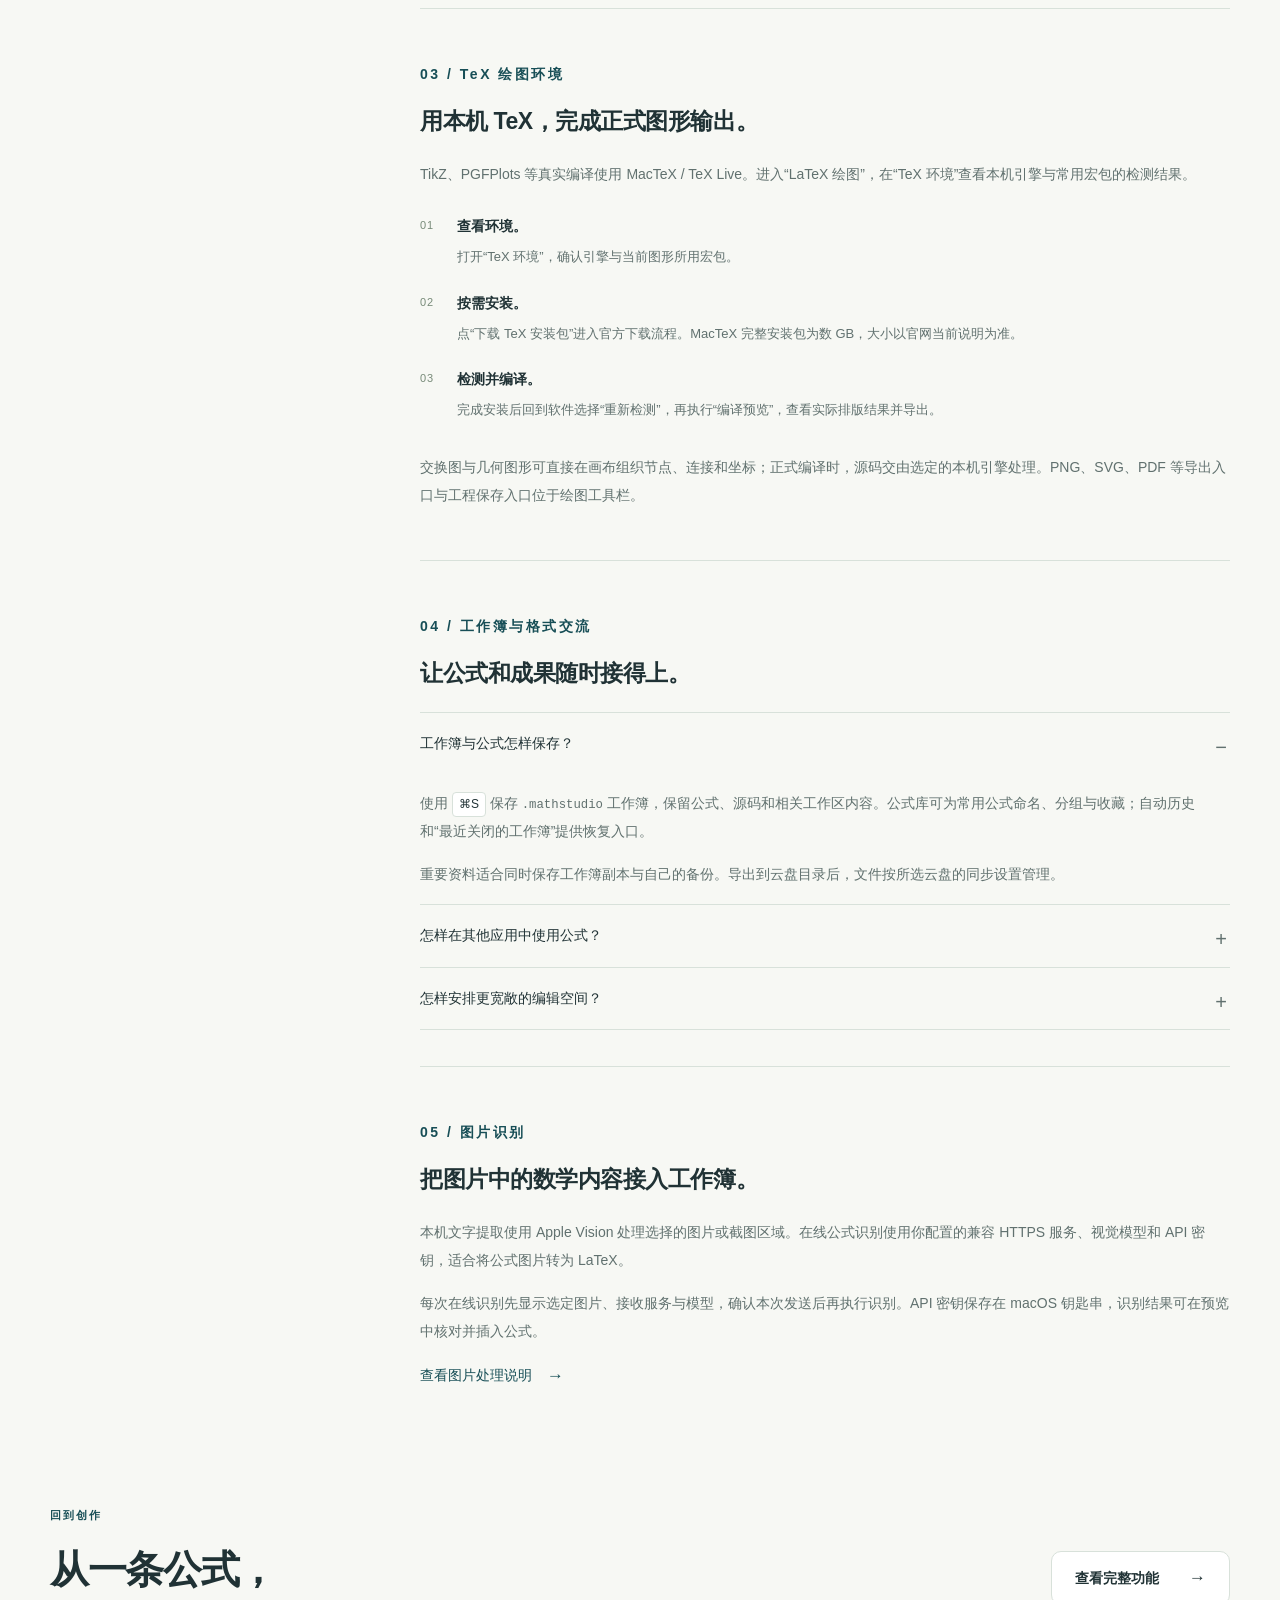
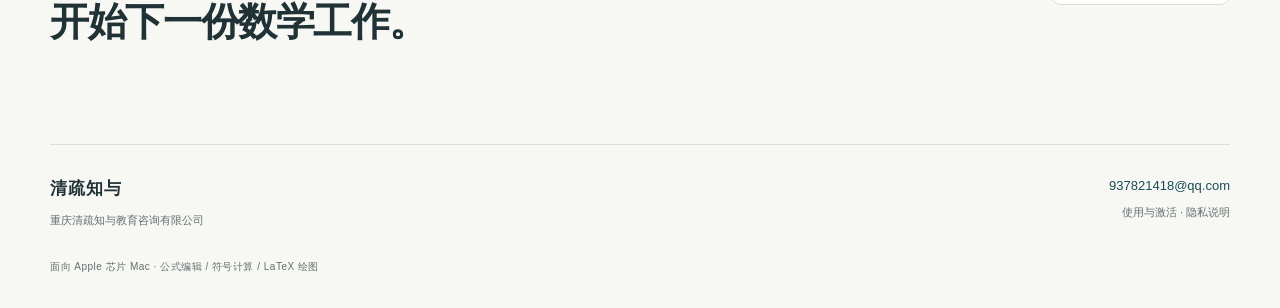
<file: support.html>
<!doctype html>
<html lang="zh-Hans">
<head>
<meta charset="utf-8">
<meta name="viewport" content="width=device-width,initial-scale=1">
<meta name="description" content="清疏知与数学编辑器激活码版的使用说明：一次买断、设备码与授权文件、Mac 配置、TeX 安装、工作簿与作者联系邮箱。">
<meta name="color-scheme" content="light dark">
<meta http-equiv="Content-Security-Policy" content="default-src 'none'; style-src 'self'; img-src 'self'; base-uri 'none'; form-action 'none'">
<title>使用与激活 · 清疏知与</title>
<link rel="icon" type="image/svg+xml" href="assets/mark.svg">
<link rel="stylesheet" href="assets/site.css">
</head>
<body>
<a class="skip-link" href="#main">跳至正文</a>
<div class="site-shell">
<header class="site-header"><a class="brand" href="index.html" aria-label="清疏知与，首页"><img src="assets/mark.svg" width="40" height="40" alt=""><span>清疏知与<small>数学表达 · 专注于思考</small></span></a><nav aria-label="主导航"><a href="index.html#features">功能概览</a><a href="support.html" aria-current="page">使用与激活</a><a href="privacy.html">隐私说明</a></nav></header>
<main id="main">
<section class="page-heading"><p class="eyebrow">清疏知与 / 使用与激活</p><h1>从第一次打开，<br>到每天顺手使用。</h1><p class="page-lead">这里整理了激活码版的授权方式、使用准备和工作簿管理。版本咨询与使用支持，可以直接联系作者。</p></section>
<div class="support-layout">
<aside class="contact-card"><p class="eyebrow">联系作者</p><h2>发一封邮件</h2><a class="email-link" href="mailto:937821418@qq.com">937821418@qq.com</a><p>重庆清疏知与教育咨询有限公司</p><p class="fine-print">版本、价格、软件交付、激活与使用问题，均可通过此邮箱联系。</p><a class="text-link" href="privacy.html">查看隐私说明 <span aria-hidden="true">→</span></a><div class="contact-divider"></div><p class="eyebrow">本页目录</p><nav class="support-toc" aria-label="使用说明目录"><a href="#activation">获取与激活</a><a href="#requirements">Mac 与使用准备</a><a href="#tex">TeX 绘图环境</a><a href="#workbooks">工作簿与格式交流</a><a href="#recognition">图片识别</a></nav></aside>
<div class="support-content">
<section id="activation" class="content-section first-section"><p class="eyebrow">01 / 获取与激活</p><h2>一次买断，在当前 Mac 长期使用。</h2><p>激活码版使用与设备绑定的离线授权。一台 Mac 对应一份授权，完成激活后即可使用公式编辑、计算器和 LaTeX 绘图工作区。</p><ol class="numbered-list"><li><strong>联系作者，确认交付。</strong><span>通过邮箱了解当前版本、价格与交付方式，确认后由作者提供对应软件与授权。</span></li><li><strong>打开软件，复制设备码。</strong><span>首次启动时，在激活页面复制当前 Mac 的设备码，发送给作者用于签发授权。</span></li><li><strong>导入授权文件或粘贴激活码。</strong><span>收到 <code>.qingshu-license</code> 文件后，选择“导入授权文件”；也可粘贴作者提供的完整激活码，完成本机验证。</span></li></ol>
<details><summary>激活后怎样查看授权？</summary><div><p>在顶部“帮助 → 激活与授权”查看当前 Mac 的授权状态。日常编辑、计算、工作簿管理与导出可在离线状态下进行。</p></div></details>
<details><summary>重新安装或更换 Mac，怎样安排授权？</summary><div><p>同一台 Mac 重新安装软件时，可以再次使用对应授权文件或激活码。更换 Mac 时，联系作者提供新设备码，办理重新签发。版本升级与换机安排可与作者一并确认。</p></div></details>
<details><summary>授权文件怎样保存更方便？</summary><div><p>将授权文件与购买记录保存在自己的备份位置，激活时直接选择文件。通过邮件保存的授权附件也可下载后导入。</p></div></details>
</section>

<section id="requirements" class="content-section"><p class="eyebrow">02 / Mac 与使用准备</p><h2>为 Apple 芯片 Mac 准备。</h2><div class="requirements-grid"><div><span>处理器</span><strong>Apple Silicon</strong><p>Apple M 系列芯片</p></div><div><span>系统</span><strong>macOS 14 及以上</strong><p>当前激活码版本：2.0.17</p></div></div><p>安装包随软件提供本机计算组件和数学字体。普通公式编辑、格式交流和本机计算在完成激活后即可使用；真实 TeX 绘图编译配合本机 TeX 环境。</p><p>主窗口顶部可切换“公式编辑”“计算器”和“LaTeX 绘图”。“操作指南”集中介绍快捷键、输入结构、矩阵行列、复制导出、计算参数与绘图工具。</p></section>

<section id="tex" class="content-section"><p class="eyebrow">03 / TeX 绘图环境</p><h2>用本机 TeX，完成正式图形输出。</h2><p>TikZ、PGFPlots 等真实编译使用 MacTeX / TeX Live。进入“LaTeX 绘图”，在“TeX 环境”查看本机引擎与常用宏包的检测结果。</p><ol class="numbered-list compact"><li><strong>查看环境。</strong><span>打开“TeX 环境”，确认引擎与当前图形所用宏包。</span></li><li><strong>按需安装。</strong><span>点“下载 TeX 安装包”进入官方下载流程。MacTeX 完整安装包为数 GB，大小以官网当前说明为准。</span></li><li><strong>检测并编译。</strong><span>完成安装后回到软件选择“重新检测”，再执行“编译预览”，查看实际排版结果并导出。</span></li></ol><p>交换图与几何图形可直接在画布组织节点、连接和坐标；正式编译时，源码交由选定的本机引擎处理。PNG、SVG、PDF 等导出入口与工程保存入口位于绘图工具栏。</p></section>

<section id="workbooks" class="content-section"><p class="eyebrow">04 / 工作簿与格式交流</p><h2>让公式和成果随时接得上。</h2><details open><summary>工作簿与公式怎样保存？</summary><div><p>使用 <kbd>⌘S</kbd> 保存 <code>.mathstudio</code> 工作簿，保留公式、源码和相关工作区内容。公式库可为常用公式命名、分组与收藏；自动历史和“最近关闭的工作簿”提供恢复入口。</p><p>重要资料适合同时保存工作簿副本与自己的备份。导出到云盘目录后，文件按所选云盘的同步设置管理。</p></div></details><details><summary>怎样在其他应用中使用公式？</summary><div><p>在公式画布选中需要的片段或整条公式，使用复制工具或右键菜单选择输出格式。LaTeX、MathML、UnicodeMath 等适合文本与数学格式交流；PNG、SVG、PDF 适合图片、矢量排版与打印。Office DOCX 导出提供可编辑公式，MathType 面板提供读取预览与互贴入口。</p><p>保留内嵌源码的导出文件可重新导入继续编辑。通过图片识别转写普通图片时，可先在预览中核对公式，再插入工作簿。</p></div></details><details><summary>怎样安排更宽敞的编辑空间？</summary><div><p>拖动键盘上沿调整高度，收起符号键盘或公式列表，调节公式显示大小。LaTeX 源码和绘图可以独立开窗，配合 macOS 分屏使用；多个工作簿也可分别打开。</p></div></details></section>

<section id="recognition" class="content-section"><p class="eyebrow">05 / 图片识别</p><h2>把图片中的数学内容接入工作簿。</h2><p>本机文字提取使用 Apple Vision 处理选择的图片或截图区域。在线公式识别使用你配置的兼容 HTTPS 服务、视觉模型和 API 密钥，适合将公式图片转为 LaTeX。</p><p>每次在线识别先显示选定图片、接收服务与模型，确认本次发送后再执行识别。API 密钥保存在 macOS 钥匙串，识别结果可在预览中核对并插入公式。</p><a class="text-link" href="privacy.html#recognition">查看图片处理说明 <span aria-hidden="true">→</span></a></section>
</div>
</div>
<section class="bottom-callout support-callout"><div><p class="eyebrow">回到创作</p><h2>从一条公式，<br>开始下一份数学工作。</h2></div><a class="button secondary" href="index.html#features">查看完整功能 <span aria-hidden="true">→</span></a></section>
</main>
<footer class="site-footer"><div><strong>清疏知与</strong><p>重庆清疏知与教育咨询有限公司</p></div><div><a href="mailto:937821418@qq.com">937821418@qq.com</a><p><a href="support.html">使用与激活</a><span aria-hidden="true"> · </span><a href="privacy.html">隐私说明</a></p></div><p class="footer-note">面向 Apple 芯片 Mac · 公式编辑 / 符号计算 / LaTeX 绘图</p></footer>
</div>
</body>
</html>
</file>
<file: assets/site.css>
@charset "UTF-8";
:root{color-scheme:light dark;--bg:#f7f8f4;--surface:#fff;--surface-soft:#eef2ec;--text:#203235;--muted:#61716f;--accent:#174e56;--accent-hover:#0d3b42;--line:#d8e1da;--hint:#788b79;--dark-band:#17464d;--dark-text:#f4f8f1;--shadow:0 24px 70px rgba(27,58,50,.09);--radius:22px}
*{box-sizing:border-box}
html{scroll-behavior:smooth;scroll-padding-top:26px}
body{margin:0;background:var(--bg);color:var(--text);font-family:-apple-system,BlinkMacSystemFont,"PingFang SC","Hiragino Sans GB","Microsoft YaHei",sans-serif;-webkit-font-smoothing:antialiased;font-size:16px;line-height:1.85}
a{color:inherit;text-decoration:none;text-underline-offset:5px}
a:hover{color:var(--accent)}
img{max-width:100%}
button,input,select,textarea{font:inherit}
:focus-visible{outline:3px solid #4b979b;outline-offset:5px;border-radius:5px}
::selection{background:#cbe3d6;color:#173a3d}
.site-shell{width:min(1180px,calc(100% - 80px));margin-inline:auto}
.skip-link{position:absolute;top:-80px;left:24px;z-index:10;background:var(--accent);color:#fff;padding:8px 16px;border-radius:8px}
.skip-link:focus{top:16px}
.site-header{display:flex;align-items:center;justify-content:space-between;gap:30px;padding:30px 0;border-bottom:1px solid var(--line)}
.brand{display:inline-flex;align-items:center;gap:13px;flex-shrink:0}
.brand img{width:40px;height:40px}
.brand>span{font-size:23px;line-height:1.35;font-weight:650;letter-spacing:.05em}
.brand small{display:block;font-size:11px;line-height:1.5;font-weight:450;letter-spacing:.13em;color:var(--muted);margin-top:5px}
.site-header nav{display:flex;gap:30px;align-items:center;font-size:14px;white-space:nowrap}
.site-header nav a{padding:8px 0;position:relative}
.site-header nav a[aria-current=page]::after{content:"";position:absolute;left:0;right:0;bottom:0;height:2px;background:var(--accent)}
.site-header nav a:hover{text-decoration:underline}
h1,h2,h3,p,figure{margin:0}
h1,h2{font-family:"Songti SC","STSong","Noto Serif CJK SC",serif;font-weight:600;letter-spacing:-.035em}
h1{font-size:64px;line-height:1.18}
h2{font-size:44px;line-height:1.35}
h3{font-size:19px;line-height:1.55;font-weight:620}
p{color:var(--muted)}
.eyebrow{font-size:11px;line-height:1.5;letter-spacing:.18em;font-weight:600;color:var(--accent);margin-bottom:20px}
.hero{padding:76px 0 0}
.hero-intro{display:grid;grid-template-columns:1.15fr 1fr;gap:75px;align-items:end}
.hero h1 span{color:var(--accent)}
.hero-side{padding-bottom:3px}
.hero-description{font-size:17px;line-height:1.95;max-width:450px}
.status-dot{display:inline-block;width:6px;height:6px;vertical-align:2px;margin-right:8px;border-radius:50%;background:var(--hint)}
.button-row{display:flex;align-items:center;gap:26px;flex-wrap:wrap;margin-top:27px}
.button{display:inline-flex;align-items:center;justify-content:center;gap:30px;min-height:49px;padding:13px 23px;border:1px solid transparent;border-radius:10px;font-size:14px;font-weight:600;line-height:1.5;transition:background .15s,color .15s,border-color .15s}
.button span,.text-link span{font-size:17px}
.button.primary{background:var(--accent);color:#fff}
.button.primary:hover{background:var(--accent-hover)}
.button.secondary{border-color:var(--line);background:var(--surface)}
.button.secondary:hover{border-color:var(--accent)}
.button.light{background:#f4f8f0;color:#17464d}
.button.light:hover{background:#dceadf}
.text-link{display:inline-flex;align-items:center;gap:15px;color:var(--accent);font-size:14px;font-weight:550}
.text-link:hover{text-decoration:underline}
.platform-note{font-size:11px;line-height:1.6;letter-spacing:.03em;margin-top:24px}
.platform-note span{margin:0 7px}
.product-shot{margin-top:46px}
.screen-link{display:block;line-height:0;border:1px solid var(--line);border-radius:18px;overflow:hidden;background:var(--surface);box-shadow:var(--shadow)}
.product-shot img{display:block;width:100%;height:auto}
.product-shot figcaption{display:flex;align-items:center;justify-content:space-between;gap:18px;margin-top:14px;color:var(--muted);font-size:11px;line-height:1.6;letter-spacing:.04em}
.product-shot figcaption>span{display:inline-flex;align-items:center;gap:9px}
.product-shot figcaption a:hover{text-decoration:underline}
.tiny-rule{display:inline-block;width:23px;height:1px;background:var(--accent);flex-shrink:0}
.capability-strip{display:grid;grid-template-columns:repeat(3,1fr);margin-top:35px;border-top:1px solid var(--line);border-bottom:1px solid var(--line)}
.capability-strip a{display:grid;grid-template-columns:28px 1fr 20px;gap:2px 10px;padding:25px 28px 25px 0;position:relative}
.capability-strip a+a{padding-left:27px;border-left:1px solid var(--line)}
.capability-strip span{font-size:10px;color:var(--hint);padding-top:3px;grid-row:1/3}
.capability-strip strong{font-size:16px;line-height:1.7;font-weight:600}
.capability-strip small{font-size:11px;color:var(--muted)}
.capability-strip b{grid-column:3;grid-row:1/3;align-self:center;font-size:19px;font-weight:400}
.feature-section{padding-top:98px}
.section-heading{max-width:730px;margin-bottom:56px}
.section-heading>p:last-child{margin-top:17px;font-size:16px;line-height:1.95;max-width:650px}
.feature-block{display:grid;grid-template-columns:1fr 2fr;gap:70px;padding-top:39px;border-top:1px solid var(--line)}
.feature-intro h3{font-family:"Songti SC","STSong",serif;font-size:31px;line-height:1.45;letter-spacing:-.03em;font-weight:600}
.feature-intro p:not(.eyebrow){font-size:14px;line-height:1.95;margin-top:18px}
.command-strip{display:flex;gap:7px;flex-wrap:wrap;margin-top:25px}
.command-strip code{font-size:12px;background:var(--surface-soft);padding:4px 9px;border-radius:5px;color:var(--accent)}
code{font-family:"SFMono-Regular",Consolas,"Liberation Mono",monospace;font-size:.88em;overflow-wrap:anywhere}
.feature-list{display:grid;grid-template-columns:1fr 1fr;gap:35px 38px;margin:0}
.feature-list dt{font-size:16px;line-height:1.65;font-weight:600;margin-bottom:10px}
.feature-list dd{margin:0;font-size:13px;line-height:1.95;color:var(--muted)}
.calculation-section{display:grid;grid-template-columns:1fr 1.55fr;gap:77px;margin-top:99px;padding:49px 48px;background:var(--surface-soft);border-radius:var(--radius)}
.calculation-intro h2{font-size:35px;line-height:1.4}
.calculation-intro>p:not(.eyebrow){font-size:14px;line-height:1.95;margin-top:19px}
.keyboard-hint{display:flex;align-items:center;gap:5px;margin-top:25px}
kbd{font-family:inherit;display:inline-block;font-size:12px;border:1px solid var(--line);background:var(--surface);padding:0 6px;border-radius:4px;color:var(--text);line-height:1.9}
.keyboard-hint span{font-size:11px;color:var(--muted);margin-left:7px}
.calculation-groups{display:grid;grid-template-columns:1fr 1fr;gap:30px 32px}
.calculation-groups h3{font-size:16px;margin:8px 0}
.calculation-groups p{font-size:13px;line-height:1.95}
.group-symbol{font-size:28px;line-height:1;color:var(--accent);font-family:Georgia,"Times New Roman",serif}
.drawing-section{padding-top:97px}
.drawing-grid{display:grid;grid-template-columns:repeat(4,1fr);gap:30px;border-top:1px solid var(--line);padding-top:33px}
.detail-number{display:block;font-size:10px;color:var(--hint);letter-spacing:.12em;margin-bottom:13px}
.drawing-grid h3{font-size:16px;margin-bottom:12px}
.drawing-grid p{font-size:13px;line-height:1.95}
.drawing-demo{margin-top:42px}
.demo-heading{display:flex;align-items:end;justify-content:space-between;gap:28px;margin-bottom:20px}
.demo-heading .eyebrow{margin-bottom:9px}
.demo-heading h3{font-size:22px;line-height:1.55;font-weight:600;letter-spacing:-.02em}
.demo-heading>p{font-size:13px;line-height:1.95;max-width:360px}
.drawing-demo video{display:block;width:100%;height:auto;max-height:82vh;object-fit:contain;background:#102124;border:1px solid var(--line);border-radius:16px;box-shadow:var(--shadow)}
.drawing-demo video:fullscreen{width:100vw;height:100vh;max-height:none;border:0;border-radius:0;box-shadow:none}
.drawing-demo video:-webkit-full-screen{width:100vw;height:100vh;max-height:none;border:0;border-radius:0;box-shadow:none}
.drawing-demo figcaption{display:flex;justify-content:space-between;align-items:start;gap:20px;margin-top:14px;font-size:11px;line-height:1.8;color:var(--muted)}
.drawing-demo figcaption>span:first-child{display:inline-flex;align-items:center;gap:9px}
.environment-note{display:flex;gap:21px;align-items:center;margin-top:38px;border:1px solid var(--line);border-radius:12px;padding:25px 27px;background:var(--surface)}
.environment-note .note-mark{font-size:23px;font-family:Georgia,serif;color:var(--accent);flex-shrink:0}
.environment-note h3{font-size:14px}
.environment-note p{font-size:12px;line-height:1.9;margin-top:4px;max-width:700px}
.environment-note .text-link{margin-left:auto;flex-shrink:0;font-size:12px}
.activation-band{display:grid;grid-template-columns:1.2fr 1fr;gap:80px;margin-top:96px;padding:52px 54px;background:var(--dark-band);border-radius:var(--radius);color:var(--dark-text)}
.activation-band .eyebrow{color:#c2d8cb}
.activation-intro h2{font-size:35px;line-height:1.45}
.activation-intro p:not(.eyebrow){color:#d0e0d9;font-size:14px;line-height:1.95;margin-top:19px;max-width:420px}
.activation-intro .button{margin-top:25px}
.activation-steps{list-style:none;padding:0;margin:0;align-self:center}
.activation-steps li{display:flex;align-items:start;gap:20px;padding:20px 0;border-bottom:1px solid #ffffff2b}
.activation-steps li:first-child{padding-top:0}
.activation-steps li:last-child{border-bottom:0;padding-bottom:0}
.activation-steps li>span{font-size:11px;line-height:2.2;color:#a8c8b6;letter-spacing:.12em}
.activation-steps h3{font-size:15px;font-weight:550}
.activation-steps p{font-size:12px;line-height:1.9;color:#d0e0d9;margin-top:6px}
.bottom-callout{display:flex;align-items:center;justify-content:space-between;gap:35px;padding:95px 0}
.bottom-callout h2{font-size:39px}
.bottom-callout p:not(.eyebrow){margin-top:18px;font-size:14px}
.bottom-callout>.button{flex-shrink:0}
.site-footer{display:grid;grid-template-columns:1fr auto;gap:24px 40px;padding:29px 0 32px;border-top:1px solid var(--line);font-size:11px;line-height:1.8;color:var(--muted)}
.site-footer strong{display:block;font-size:17px;color:var(--text);font-weight:600;margin-bottom:6px;letter-spacing:.06em}
.site-footer>div:nth-child(2){text-align:right}
.site-footer>div:nth-child(2)>a{display:block;color:var(--accent);font-size:13px;margin-bottom:6px}
.site-footer a:hover{text-decoration:underline}
.site-footer .footer-note{grid-column:1/-1;font-size:10px;letter-spacing:.05em;padding-top:4px}
.page-heading{padding:72px 0 57px;max-width:850px}
.page-heading h1{font-size:54px;line-height:1.28}
.page-lead{font-size:16px;line-height:1.95;margin-top:22px;max-width:680px}
.support-layout{display:grid;grid-template-columns:290px 1fr;gap:80px;align-items:start;padding-bottom:20px}
.contact-card{position:sticky;top:28px;border:1px solid var(--line);padding:28px 25px;border-radius:14px;background:var(--surface)}
.contact-card h2{font-size:26px;margin-bottom:16px}
.email-link{display:block;overflow-wrap:anywhere;color:var(--accent);font-weight:550;font-size:18px;line-height:1.5;margin-bottom:20px}
.contact-card>p:not(.eyebrow){font-size:12px;line-height:1.95;margin:13px 0}
.contact-card .text-link{font-size:12px;margin-top:10px}
.contact-divider{height:1px;background:var(--line);margin:28px 0 23px}
.contact-card .contact-divider+.eyebrow{margin-bottom:14px}
.support-toc{display:grid;gap:8px}
.support-toc a{font-size:12px;color:var(--muted)}
.support-toc a:hover{color:var(--accent);text-decoration:underline}
.support-content{min-width:0}
.content-section{padding:36px 0;border-top:1px solid var(--line)}
.content-section.first-section{padding-top:0;border-top:0}
.content-section .eyebrow{margin-bottom:15px}
.content-section h2{font-family:inherit;font-size:23px;line-height:1.6;letter-spacing:-.02em;margin-bottom:20px;font-weight:600}
.content-section p{font-size:14px;line-height:2;margin:15px 0}
.numbered-list{list-style:none;counter-reset:steps;margin:26px 0 30px;padding:0}
.numbered-list li{position:relative;padding:0 0 21px 37px;counter-increment:steps}
.numbered-list li::before{content:counter(steps,decimal-leading-zero);position:absolute;left:0;top:1px;color:var(--hint);font-size:11px;letter-spacing:.09em}
.numbered-list li:last-child{padding-bottom:0}
.numbered-list strong{display:block;font-size:14px;font-weight:600;line-height:1.8}
.numbered-list span{display:block;font-size:13px;color:var(--muted);line-height:1.95;margin-top:5px}
details{border-top:1px solid var(--line);padding:0;margin:0}
details:last-of-type{border-bottom:1px solid var(--line)}
summary{position:relative;cursor:pointer;list-style:none;font-size:14px;font-weight:550;line-height:1.8;padding:18px 30px 18px 0}
summary::-webkit-details-marker{display:none}
summary::after{content:"+";position:absolute;right:3px;top:16px;font-size:20px;font-weight:350;color:var(--muted)}
details[open]>summary::after{content:"−"}
details>div{padding:0 25px 16px 0}
details>div>p{font-size:13px;margin:0 0 12px}
details>div>p:last-child{margin-bottom:0}
.requirements-grid{display:grid;grid-template-columns:1fr 1fr;gap:18px;margin:23px 0}
.requirements-grid>div{background:var(--surface-soft);padding:18px 20px;border-radius:9px}
.requirements-grid span{display:block;font-size:11px;color:var(--muted);margin-bottom:6px}
.requirements-grid strong{display:block;font-size:16px;font-weight:550}
.requirements-grid p{font-size:11px;margin:6px 0 0}
.support-callout{padding-top:60px}
.fine-print,.quiet-note{font-size:12px;line-height:1.9;color:var(--muted)}
.policy-heading{padding-bottom:39px}
.policy-layout{display:grid;grid-template-columns:235px 1fr;gap:70px;margin-top:35px;margin-bottom:74px;align-items:start}
.policy-toc{position:sticky;top:28px;border-top:1px solid var(--line);padding-top:24px}
.policy-toc nav{display:grid;gap:11px}
.policy-toc nav a{display:flex;gap:11px;font-size:12px;line-height:1.7;color:var(--muted)}
.policy-toc nav a:hover{color:var(--accent)}
.policy-toc nav span{font-size:10px;color:var(--hint);min-width:18px;padding-top:1px}
.policy-content{min-width:0}
.policy-content h2{font-family:inherit;font-size:21px;line-height:1.65;letter-spacing:-.02em;margin:35px 0 13px;padding-top:25px;border-top:1px solid var(--line);font-weight:600}
.policy-content h2:first-child{margin-top:0;padding-top:0;border-top:0}
.policy-content p{font-size:14px;line-height:2.05;margin:12px 0}
.policy-content a{color:var(--accent);text-decoration:underline;overflow-wrap:anywhere}
.policy-content ul{padding-left:20px;color:var(--muted);font-size:14px;line-height:2}
.review-banner{display:flex;align-items:start;gap:24px;padding:25px 29px;border:1px solid var(--line);border-radius:12px;background:var(--surface-soft)}
.review-label{font-size:11px;line-height:1.7;letter-spacing:.04em;color:var(--accent);padding:4px 10px;border:1px solid var(--line);border-radius:5px;white-space:nowrap}
.review-banner h2{font-family:inherit;font-size:16px;font-weight:600;letter-spacing:0;line-height:1.8}
.review-banner p{font-size:12px;line-height:1.95;margin-top:8px}
@media(min-width:1500px){.site-shell{width:min(1260px,calc(100% - 120px))}.hero h1{font-size:70px}.hero-intro{gap:100px}}
@media(max-width:1050px){.site-shell{width:calc(100% - 56px)}.hero-intro{gap:44px}h1{font-size:54px}.hero-description{font-size:15px}.feature-block{gap:43px}.calculation-section{gap:40px;padding:38px 33px}.activation-band{gap:44px;padding:42px 36px}.drawing-grid{grid-template-columns:1fr 1fr;gap:33px 38px}.support-layout{grid-template-columns:245px 1fr;gap:40px}.policy-layout{grid-template-columns:205px 1fr;gap:40px}.site-header nav{gap:24px}}
@media(max-width:760px){.site-shell{width:calc(100% - 40px)}.site-header{padding:23px 0;gap:24px;align-items:start}.brand img{width:34px;height:34px}.brand>span{font-size:20px}.brand small{font-size:9px;letter-spacing:.08em}.site-header nav{gap:18px;font-size:11px;padding-top:5px}.hero{padding-top:48px}.hero-intro{grid-template-columns:1fr;gap:24px}.hero h1{font-size:52px;max-width:580px}.hero-side{max-width:580px}.hero-description{font-size:15px;max-width:100%}.platform-note{margin-top:22px}.product-shot{margin-top:30px}.screen-link{border-radius:11px}.product-shot figcaption{font-size:10px}.product-shot figcaption>span{gap:6px}.tiny-rule{width:17px}.capability-strip{margin-top:27px}.capability-strip a{grid-template-columns:20px 1fr;padding:18px 14px 18px 0;gap:3px 5px}.capability-strip a+a{padding-left:14px}.capability-strip strong{font-size:14px}.capability-strip small{font-size:10px;line-height:1.7}.capability-strip b{display:none}.feature-section{padding-top:65px}.section-heading{margin-bottom:35px}h2{font-size:36px}.section-heading>p:last-child{font-size:14px;margin-top:15px}.feature-block{grid-template-columns:1fr;gap:30px;padding-top:29px}.feature-intro h3{font-size:29px}.feature-intro p:not(.eyebrow){max-width:560px}.command-strip{margin-top:19px}.feature-list{gap:28px 27px}.feature-list dt{font-size:15px}.feature-list dd{font-size:13px}.calculation-section{grid-template-columns:1fr;gap:33px;margin-top:65px;padding:31px 28px}.calculation-intro h2{font-size:31px}.calculation-intro>p:not(.eyebrow){max-width:560px}.keyboard-hint{margin-top:20px}.calculation-groups{gap:26px 27px}.drawing-section{padding-top:65px}.drawing-grid{gap:30px 27px;padding-top:26px}.environment-note{flex-wrap:wrap;align-items:start;padding:22px;gap:10px 17px}.environment-note>div{flex:1;min-width:160px}.environment-note .text-link{margin:8px 0 0 52px}.activation-band{grid-template-columns:1fr;gap:35px;margin-top:65px;padding:34px 30px}.activation-intro h2{font-size:31px}.activation-intro p:not(.eyebrow){max-width:560px}.activation-steps li{padding:18px 0}.bottom-callout{padding:65px 0;gap:27px}.bottom-callout h2{font-size:31px}.bottom-callout p:not(.eyebrow){font-size:13px}.button{font-size:13px;padding:12px 20px;gap:21px}.site-footer{gap:20px 25px}.page-heading{padding:50px 0 38px}.page-heading h1{font-size:43px}.page-lead{font-size:15px;margin-top:20px}.support-layout{grid-template-columns:1fr;gap:35px}.contact-card{position:static;display:grid;grid-template-columns:1fr 1fr;column-gap:28px;padding:25px}.contact-card .eyebrow:first-child,.contact-card h2,.contact-card .email-link{grid-column:1/-1}.contact-card h2{font-size:24px}.contact-card .contact-divider,.contact-card .contact-divider+.eyebrow,.contact-card .support-toc{display:none}.contact-card p:not(.eyebrow){font-size:12px;margin-top:0}.contact-card .text-link{align-self:start}.contact-card .fine-print{grid-column:1/-1}.content-section{padding:30px 0}.content-section h2{font-size:22px}.content-section p{font-size:14px}.policy-layout{grid-template-columns:1fr;gap:31px;margin-bottom:50px}.policy-toc{position:static;padding-top:21px}.policy-toc nav{grid-template-columns:1fr 1fr;gap:10px 22px}.policy-toc .eyebrow{margin-bottom:15px}.review-banner{gap:16px;padding:22px;flex-direction:column}.policy-content h2{font-size:20px}.policy-content p{font-size:14px}.support-callout{padding-top:40px}}
@media(max-width:520px){.site-header{flex-direction:column;gap:20px}.site-header nav{width:100%;justify-content:space-between;gap:12px;font-size:12px;padding-top:0}.brand small{font-size:10px}.hero{padding-top:39px}.hero h1{font-size:43px}.hero-intro{gap:23px}.hero-description{font-size:14px;line-height:1.95}.eyebrow{font-size:10px;letter-spacing:.13em;margin-bottom:16px}.button-row{gap:20px;margin-top:22px}.platform-note{font-size:10px;line-height:1.9}.platform-note span{margin:0 4px}.product-shot{margin-top:25px}.product-shot figcaption{gap:8px;font-size:9px;align-items:start}.product-shot figcaption>span{max-width:75%}.product-shot figcaption a{white-space:nowrap}.capability-strip{margin-top:25px}.capability-strip a{grid-template-columns:1fr;padding:16px 10px 16px 0;gap:4px}.capability-strip a+a{padding-left:11px}.capability-strip span{grid-row:auto;padding:0;font-size:9px}.capability-strip strong{font-size:13px}.capability-strip small{font-size:9px}.feature-section{padding-top:54px}.section-heading{margin-bottom:30px}h2{font-size:31px}.feature-intro h3{font-size:27px}.feature-list{grid-template-columns:1fr;gap:25px}.feature-list dt{font-size:15px;margin-bottom:7px}.feature-list dd{font-size:13px}.calculation-section{margin-top:53px;padding:26px 22px;border-radius:15px;gap:29px}.calculation-intro h2{font-size:28px}.calculation-intro>p:not(.eyebrow){font-size:13px}.calculation-groups{grid-template-columns:1fr;gap:22px}.calculation-groups article{display:grid;grid-template-columns:29px 1fr;gap:5px 13px}.group-symbol{grid-row:1/3;font-size:25px;padding-top:5px}.calculation-groups h3{margin:0;font-size:15px}.calculation-groups p{grid-column:2;font-size:13px}.drawing-section{padding-top:54px}.drawing-grid{grid-template-columns:1fr;gap:27px}.drawing-grid h3{font-size:16px;margin-bottom:8px}.detail-number{margin-bottom:9px}.environment-note{display:grid;grid-template-columns:30px minmax(0,1fr);padding:20px;gap:13px}.environment-note>div{min-width:0}.environment-note .note-mark{font-size:20px}.environment-note .text-link{grid-column:2;margin-left:0;justify-self:start}.activation-band{margin-top:54px;padding:29px 23px;gap:30px;border-radius:15px}.activation-intro h2{font-size:28px}.activation-intro p:not(.eyebrow){font-size:13px}.activation-steps li{gap:16px}.bottom-callout{align-items:start;flex-direction:column;padding:55px 0;gap:24px}.bottom-callout h2{font-size:29px}.bottom-callout p:not(.eyebrow){font-size:13px;margin-top:13px}.site-footer{grid-template-columns:1fr;gap:20px;padding-top:26px}.site-footer>div:nth-child(2){text-align:left}.site-footer .footer-note{font-size:9px;line-height:1.9}.page-heading{padding:41px 0 33px}.page-heading h1{font-size:36px}.page-lead{font-size:14px;line-height:1.95}.contact-card{display:block;padding:23px 22px}.contact-card .email-link{font-size:21px;line-height:1.6;margin-bottom:16px}.contact-card p:not(.eyebrow){margin:11px 0}.contact-card .text-link{margin-top:8px}.content-section .eyebrow{margin-bottom:12px}.content-section h2{font-size:21px;margin-bottom:17px}.content-section p{font-size:13px}.numbered-list{margin:24px 0}.numbered-list li{padding-left:30px}.numbered-list strong{font-size:13px}.numbered-list span{font-size:12px;line-height:2}.requirements-grid{grid-template-columns:1fr;gap:12px;margin:21px 0}.requirements-grid>div{padding:17px 18px}.requirements-grid strong{font-size:16px}.requirements-grid p{font-size:11px}.policy-layout{gap:27px}.policy-toc nav{gap:11px 16px}.policy-toc nav a{font-size:11px;gap:7px}.policy-content h2{font-size:19px;margin-top:29px;padding-top:22px}.policy-content p{font-size:13px;line-height:2}.policy-content ul{font-size:13px}.review-banner{padding:20px}.review-banner h2{font-size:15px}.review-banner p{font-size:12px}.review-label{font-size:10px}.support-callout{padding-top:35px}}
@media(prefers-color-scheme:dark){:root{--bg:#172426;--surface:#1d3032;--surface-soft:#203638;--text:#e5eee7;--muted:#acbeb8;--accent:#bad6c5;--accent-hover:#d5e8da;--line:#38504f;--hint:#95b49f;--dark-band:#254d52;--dark-text:#f2f7ef;--shadow:0 22px 60px #07131440}.button.primary{background:#bad6c5;color:#173c40}.button.primary:hover{background:#d5e8da}.button.secondary{background:var(--surface)}.button.light{background:#dfeddf}.activation-band .eyebrow{color:#cce1cf}.activation-intro p:not(.eyebrow),.activation-steps p{color:#d8e7df}.activation-steps li>span{color:#bbd7c1}.screen-link{background:#fff;border-color:#4d6864}.brand img{border-radius:12px}.command-strip code{color:#c3dfcd}.review-label{background:#2c4443}::selection{background:#45665a;color:#f3f8f1}}
@media(prefers-reduced-motion:reduce){html{scroll-behavior:auto}*{transition:none!important}}

@media(max-width:760px){.drawing-demo{margin-top:34px}.demo-heading{align-items:start;gap:13px;flex-direction:column;margin-bottom:17px}.demo-heading h3{font-size:20px}.demo-heading>p{max-width:100%}.drawing-demo video{border-radius:11px}.drawing-demo figcaption{font-size:10px;gap:12px}}
@media(max-width:520px){.drawing-demo{margin-top:30px}.demo-heading h3{font-size:19px}.demo-heading>p{font-size:12px}.drawing-demo figcaption{flex-direction:column;gap:4px;font-size:10px}.drawing-demo figcaption>span:first-child{gap:7px}.drawing-demo figcaption>span+span{padding-left:24px}}
</file>
